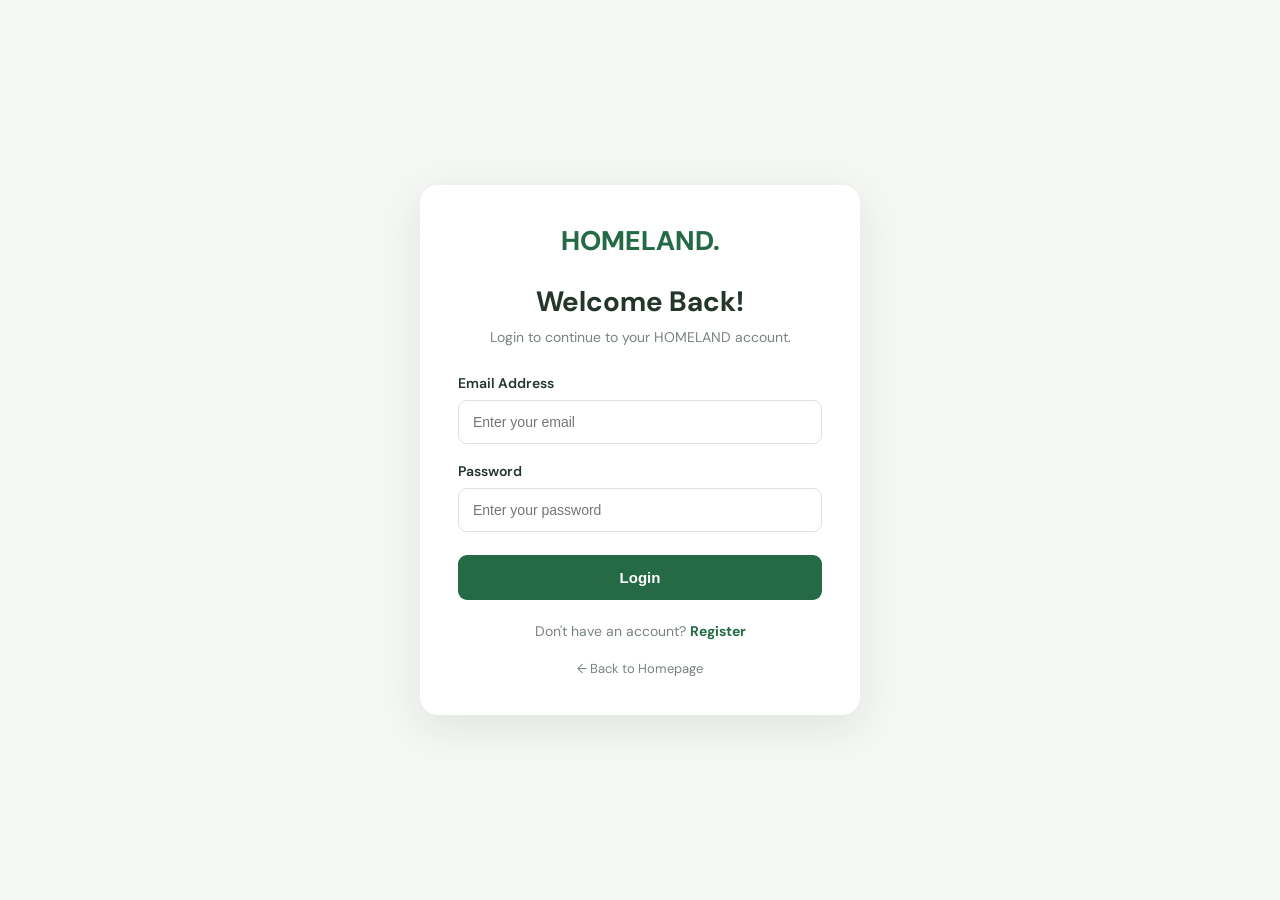
<file: add-property.html>
<!DOCTYPE html>
<html lang="en">
<head>
    <meta charset="UTF-8">
    <meta name="viewport" content="width=device-width, initial-scale=1.0">
    <title>Add Property | HOMELAND</title>
    <link rel="stylesheet" href="auth.css">

    <style>
        .property-form-card {
            max-width: 650px;
        }

        .form-grid {
            display: grid;
            grid-template-columns: 1fr 1fr;
            gap: 16px;
        }

        .form-grid .form-group {
            margin-bottom: 4px;
        }

        @media(max-width: 550px) {
            .form-grid {
                grid-template-columns: 1fr;
            }
        }
    </style>
</head>

<body>
<main class="auth-page">
    <div class="auth-card property-form-card">

        <a href="user-dashboard.html" class="auth-logo">HOMELAND.</a>

        <h1>Add New Property</h1>
        <p class="auth-subtitle">Enter your property information below.</p>

        <form id="propertyForm">

            <div class="form-group">
                <label for="propertyName">Property Name</label>
                <input type="text" id="propertyName"
                    placeholder="Example: Luxury Family Villa" required>
            </div>

            <div class="form-group">
                <label for="location">Location</label>
                <input type="text" id="location"
                    placeholder="Example: Hyderabad" required>
            </div>

            <div class="form-grid">
                <div class="form-group">
                    <label for="price">Price (₹)</label>
                    <input type="number" id="price" min="1"
                        placeholder="8500000" required>
                </div>

                <div class="form-group">
                    <label for="purpose">Purpose</label>
                    <select id="purpose" required>
                        <option value="">Select purpose</option>
                        <option value="Buy">Buy</option>
                        <option value="Rent">Rent</option>
                    </select>
                </div>

                <div class="form-group">
                    <label for="type">Property Type</label>
                    <select id="type" required>
                        <option value="">Select type</option>
                        <option value="House">House</option>
                        <option value="Apartment">Apartment</option>
                        <option value="Villa">Villa</option>
                    </select>
                </div>

                <div class="form-group">
                    <label for="bedrooms">Bedrooms</label>
                    <input type="number" id="bedrooms"
                        min="0" placeholder="3" required>
                </div>

                <div class="form-group">
                    <label for="bathrooms">Bathrooms</label>
                    <input type="number" id="bathrooms"
                        min="0" placeholder="2" required>
                </div>

                <div class="form-group">
                    <label for="area">Area (sq.ft.)</label>
                    <input type="number" id="area"
                        min="1" placeholder="2400" required>
                </div>
            </div>

            <div class="form-group">
                <label for="image">Property Image URL</label>
                <input type="url" id="image"
                    placeholder="https://example.com/image.jpg" required>
            </div>

            <button type="submit" class="auth-button">
                Add Property
            </button>

            <p id="propertyMessage" class="auth-message"></p>

        </form>

        <a href="user-dashboard.html" class="back-home">
            ← Back to Dashboard
        </a>

    </div>
</main>

<script src="property-form.js"></script>
</body>
</html>
</file>
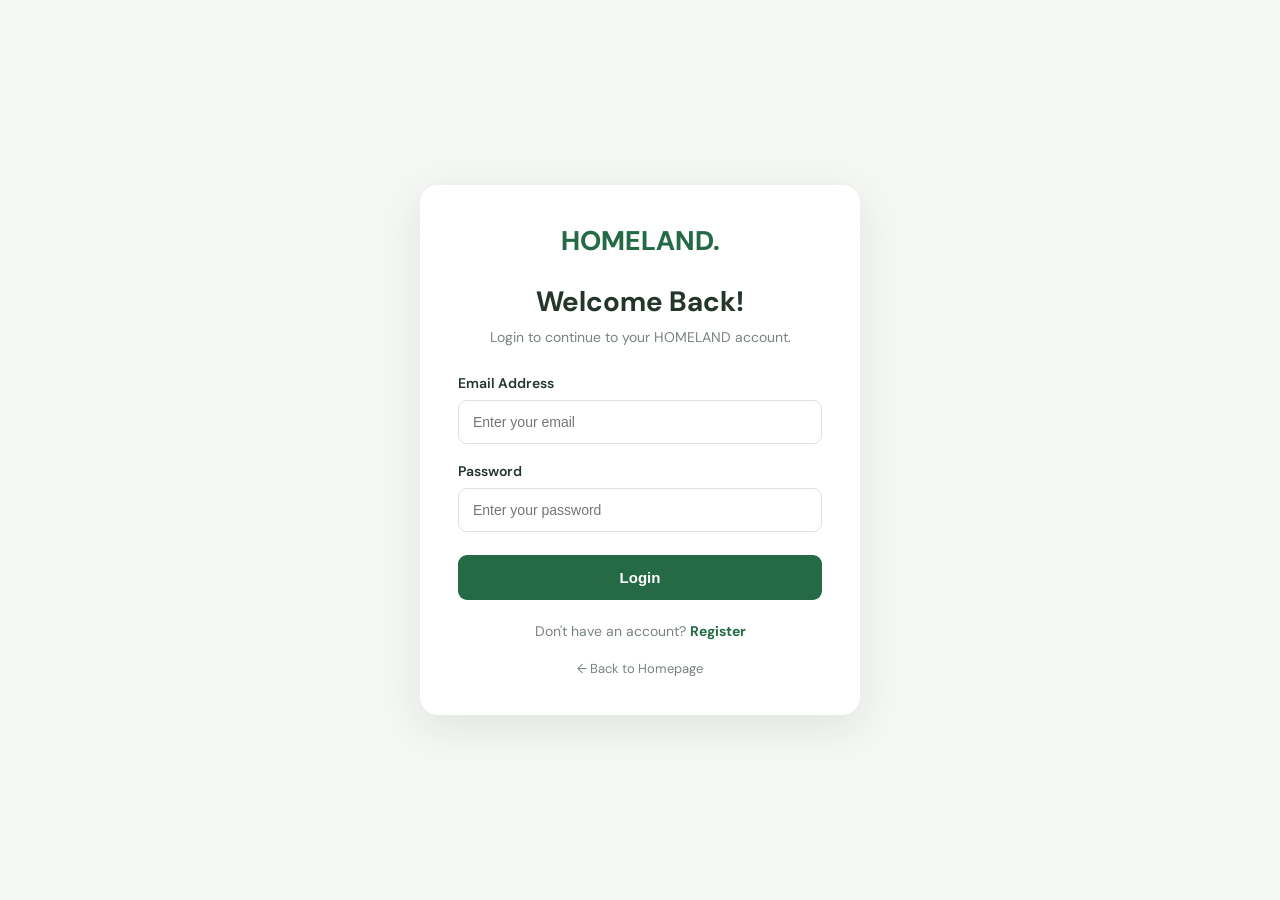
<file: admin-dashboard.html>
<!DOCTYPE html>
<html lang="en">
<head>
    <meta charset="UTF-8">
    <meta name="viewport" content="width=device-width, initial-scale=1.0">

    <title>Admin Dashboard | HOMELAND</title>

    <link rel="stylesheet" href="auth.css">

    <link rel="preconnect" href="https://fonts.googleapis.com">
    <link rel="preconnect" href="https://fonts.gstatic.com" crossorigin>
    <link href="https://fonts.googleapis.com/css2?family=DM+Sans:wght@400;500;600;700;800&display=swap" rel="stylesheet">

    <style>
        body {
            background: #f4f7f3;
        }

        .admin-header {
            background: white;
            padding: 18px 6%;
            display: flex;
            justify-content: space-between;
            align-items: center;
            box-shadow: 0 2px 10px rgba(0,0,0,0.05);
            flex-wrap: wrap;
            gap: 12px;
        }

        .admin-logo {
            color: #246b45;
            font-size: 25px;
            font-weight: 800;
            text-decoration: none;
        }

        .admin-label {
            color: #246b45;
            background: #e8f4ec;
            padding: 7px 12px;
            border-radius: 20px;
            font-size: 12px;
            font-weight: 700;
            margin-left: 10px;
        }

        .header-actions {
            display: flex;
            align-items: center;
            gap: 12px;
        }

        .home-btn {
            background: white;
            color: #246b45;
            border: 1px solid #246b45;
            padding: 11px 18px;
            border-radius: 8px;
            text-decoration: none;
            font-weight: 600;
        }

        .home-btn:hover {
            background: #edf5ef;
        }

        .logout-btn {
            background: #246b45;
            color: white;
            border: none;
            padding: 11px 20px;
            border-radius: 8px;
            cursor: pointer;
        }

        .admin-container {
            max-width: 1150px;
            margin: 40px auto;
            padding: 0 20px;
        }

        .welcome-section {
            margin-bottom: 30px;
        }

        .welcome-section h1 {
            font-size: 30px;
            margin-bottom: 8px;
        }

        .welcome-section p {
            color: #78847c;
        }

        .stats-grid {
            display: grid;
            grid-template-columns: repeat(auto-fit, minmax(200px, 1fr));
            gap: 20px;
            margin-bottom: 35px;
        }

        .stat-card {
            background: white;
            padding: 25px;
            border-radius: 14px;
            box-shadow: 0 5px 20px rgba(0,0,0,0.04);
        }

        .stat-card p {
            color: #78847c;
            font-size: 14px;
            margin-bottom: 12px;
        }

        .stat-card h2 {
            color: #246b45;
            font-size: 30px;
        }

        .admin-section {
            background: white;
            padding: 25px;
            border-radius: 14px;
            margin-bottom: 25px;
            overflow-x: auto;
        }

        .admin-section h2 {
            margin-bottom: 20px;
            font-size: 21px;
        }

        table {
            width: 100%;
            border-collapse: collapse;
            min-width: 500px;
        }

        th, td {
            padding: 14px;
            border-bottom: 1px solid #edf0ed;
            text-align: left;
            font-size: 14px;
        }

        th {
            color: #246b45;
            background: #f4f7f3;
        }

        .empty-message {
            color: #78847c;
            padding: 15px 0;
        }

        .my-property-card {
            background: #f8faf8;
            border: 1px solid #e2e9e3;
            border-radius: 12px;
            padding: 20px;
            margin-bottom: 15px;
        }

        .my-property-card h3 {
            color: #246b45;
            margin-bottom: 12px;
        }

        .my-property-card p {
            color: #66736a;
            margin: 8px 0;
            font-size: 14px;
        }

        @media (max-width: 500px) {
            .admin-header {
                padding: 16px 20px;
            }

            .welcome-section h1 {
                font-size: 24px;
            }

            .header-actions {
                gap: 8px;
            }

            .home-btn,
            .logout-btn {
                padding: 10px 12px;
                font-size: 13px;
            }
        }

#adminProperties {
    display: grid;
    grid-template-columns: repeat(auto-fit, minmax(250px, 1fr));
    gap: 18px;
}

#adminProperties .my-property-card {
    background: #f8faf8;
    border: 1px solid #e2e9e3;
    border-radius: 12px;
    padding: 20px;
}

#adminProperties .my-property-card h3 {
    color: #246b45;
    margin-bottom: 12px;
}

#adminProperties .my-property-card p {
    color: #66736a;
    margin: 8px 0;
    font-size: 14px;
}

    </style>
</head>

<body>

    <header class="admin-header">

        <div>
            <a href="index.html" class="admin-logo">HOMELAND.</a>
            <span class="admin-label">ADMIN</span>
        </div>

        <div class="header-actions">

            <a href="index.html" class="home-btn">
                ← Back to Home
            </a>

            <button class="logout-btn" id="logoutBtn">
                Logout
            </button>

        </div>

    </header>

    <main class="admin-container">

        <section class="welcome-section">
            <h1>Welcome, <span id="adminName">Admin</span>!</h1>
            <p>Manage users and monitor your real estate platform.</p>
        </section>

        <section class="stats-grid">

            <div class="stat-card">
                <p>Total Registered Users</p>
                <h2 id="totalUsers">0</h2>
            </div>

            <div class="stat-card">
                <p>Total Properties</p>
                <h2 id="totalProperties">0</h2>
            </div>

            <div class="stat-card">
                <p>Admin Accounts</p>
                <h2 id="totalAdmins">0</h2>
            </div>

        </section>

        <section class="admin-section">

            <h2>Registered Users</h2>

            <table>
                <thead>
                    <tr>
                        <th>Name</th>
                        <th>Email</th>
                        <th>Phone</th>
                        <th>Role</th>
                    </tr>
                </thead>

                <tbody id="usersTable"></tbody>

            </table>

        </section>

<section class="admin-section">

    <h2>Property Management</h2>

    <div id="adminProperties">
        Loading properties...
    </div>

</section>


        


    </main>

    <script src="admin-dashboard.js"></script>

</body>
</html>
</file>
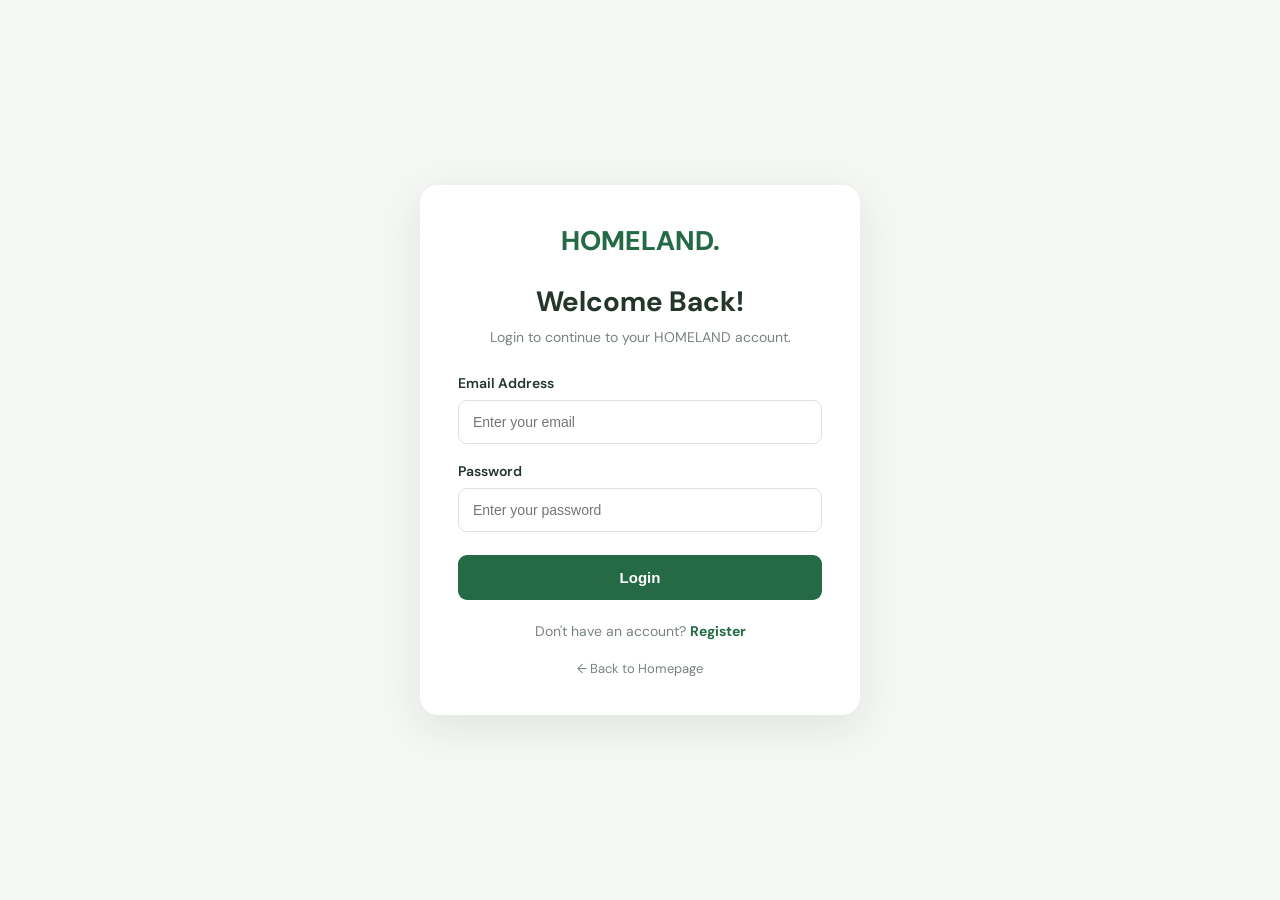
<file: login.html>
<!DOCTYPE html>
<html lang="en">
<head>
    <meta charset="UTF-8">
    <meta name="viewport" content="width=device-width, initial-scale=1.0">

    <title>Login | HOMELAND</title>

    <link rel="stylesheet" href="auth.css">

    <link rel="preconnect" href="https://fonts.googleapis.com">
    <link rel="preconnect" href="https://fonts.gstatic.com" crossorigin>
    <link href="https://fonts.googleapis.com/css2?family=DM+Sans:wght@400;500;600;700;800&display=swap" rel="stylesheet">
</head>

<body>

    <main class="auth-page">

        <div class="auth-card">

            <a href="index.html" class="auth-logo">HOMELAND.</a>

            <h1>Welcome Back!</h1>

            <p class="auth-subtitle">
                Login to continue to your HOMELAND account.
            </p>

            <form id="loginForm">

                <div class="form-group">
                    <label for="loginEmail">Email Address</label>
                    <input
                        type="email"
                        id="loginEmail"
                        placeholder="Enter your email"
                        required
                    >
                </div>

                <div class="form-group">
                    <label for="loginPassword">Password</label>
                    <input
                        type="password"
                        id="loginPassword"
                        placeholder="Enter your password"
                        required
                    >
                </div>

                <button type="submit" class="auth-button">
                    Login
                </button>

                <p id="loginMessage" class="auth-message"></p>

            </form>

            <p class="auth-switch">
                Don't have an account?
                <a href="register.html">Register</a>
            </p>

            <a href="index.html" class="back-home">
                ← Back to Homepage
            </a>

        </div>

    </main>

    <script src="auth.js"></script>

</body>
</html>
</file>
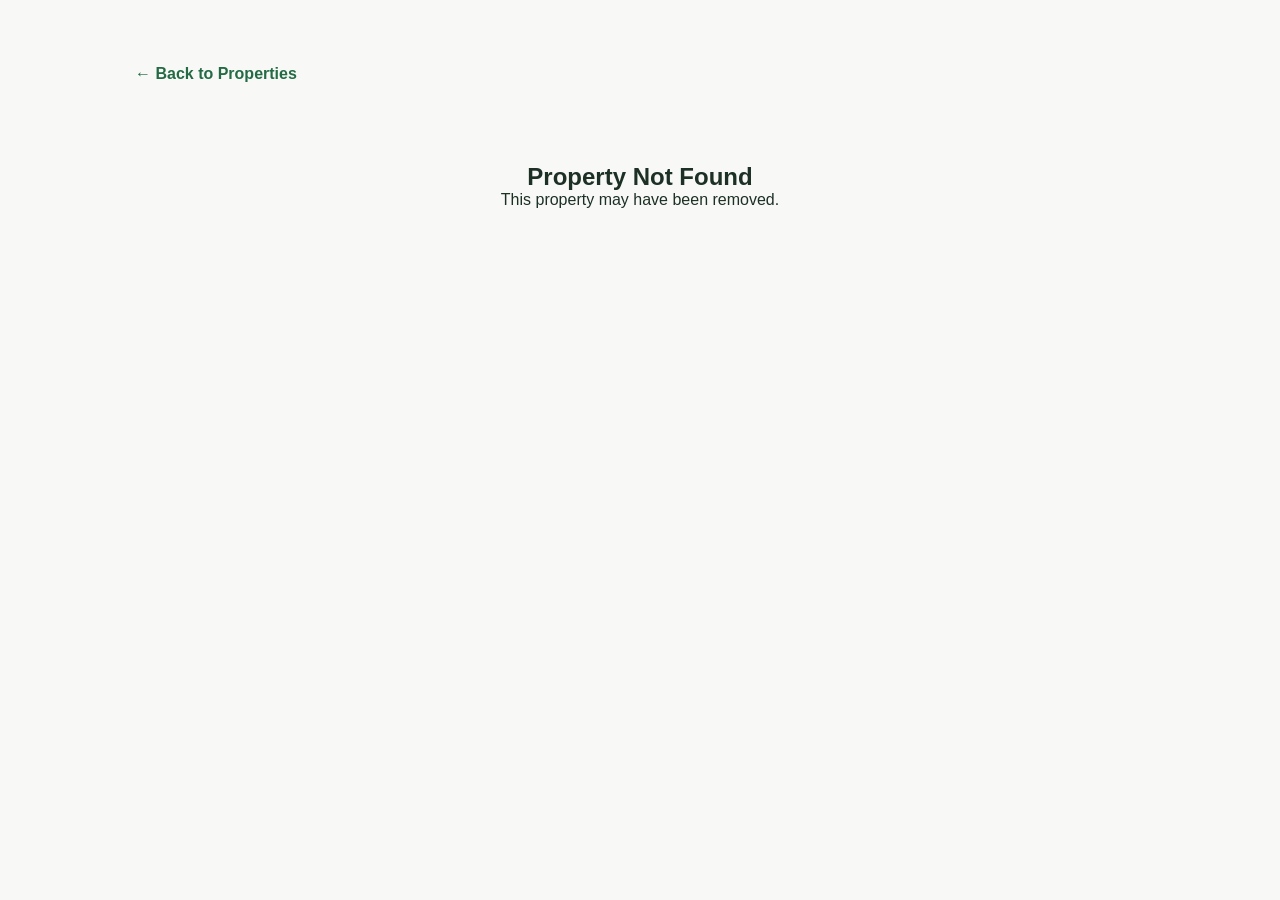
<file: property-details.html>
<!DOCTYPE html>
<html lang="en">
<head>
    <meta charset="UTF-8">
    <meta name="viewport" content="width=device-width, initial-scale=1.0">

    <title>Property Details | HOMELAND</title>

    <link rel="stylesheet" href="style.css">

    <style>
        .details-container {
            max-width: 1050px;
            margin: 45px auto;
            padding: 20px;
        }

        .details-image {
            width: 100%;
            height: 420px;
            object-fit: cover;
            border-radius: 15px;
        }

        .details-content {
            background: white;
            padding: 30px;
            border-radius: 15px;
            margin-top: 20px;
            box-shadow: 0 5px 20px rgba(0,0,0,0.05);
        }

        .details-content h1 {
            color: #246b45;
            margin-bottom: 12px;
        }

        .details-price {
            font-size: 26px;
            font-weight: 800;
            margin: 18px 0;
        }

        .details-grid {
            display: grid;
            grid-template-columns: repeat(auto-fit, minmax(150px, 1fr));
            gap: 15px;
            margin: 25px 0;
        }

        .detail-item {
            background: #f4f7f3;
            padding: 18px;
            border-radius: 10px;
        }

        .detail-item p {
            color: #78847c;
            font-size: 13px;
            margin-bottom: 8px;
        }

        .detail-item h3 {
            color: #246b45;
        }

        .back-link {
            display: inline-block;
            margin-bottom: 20px;
            color: #246b45;
            text-decoration: none;
            font-weight: 600;
        }

        .not-found {
            text-align: center;
            padding: 60px 20px;
        }

        @media(max-width: 600px) {
            .details-image {
                height: 250px;
            }

            .details-content {
                padding: 20px;
            }
        }
    </style>
</head>

<body>

    <main class="details-container">

        <a href="index.html" class="back-link">
            ← Back to Properties
        </a>

        <div id="propertyDetails">
            Loading property details...
        </div>

    </main>

    <script src="property-details.js"></script>

</body>
</html>
</file>
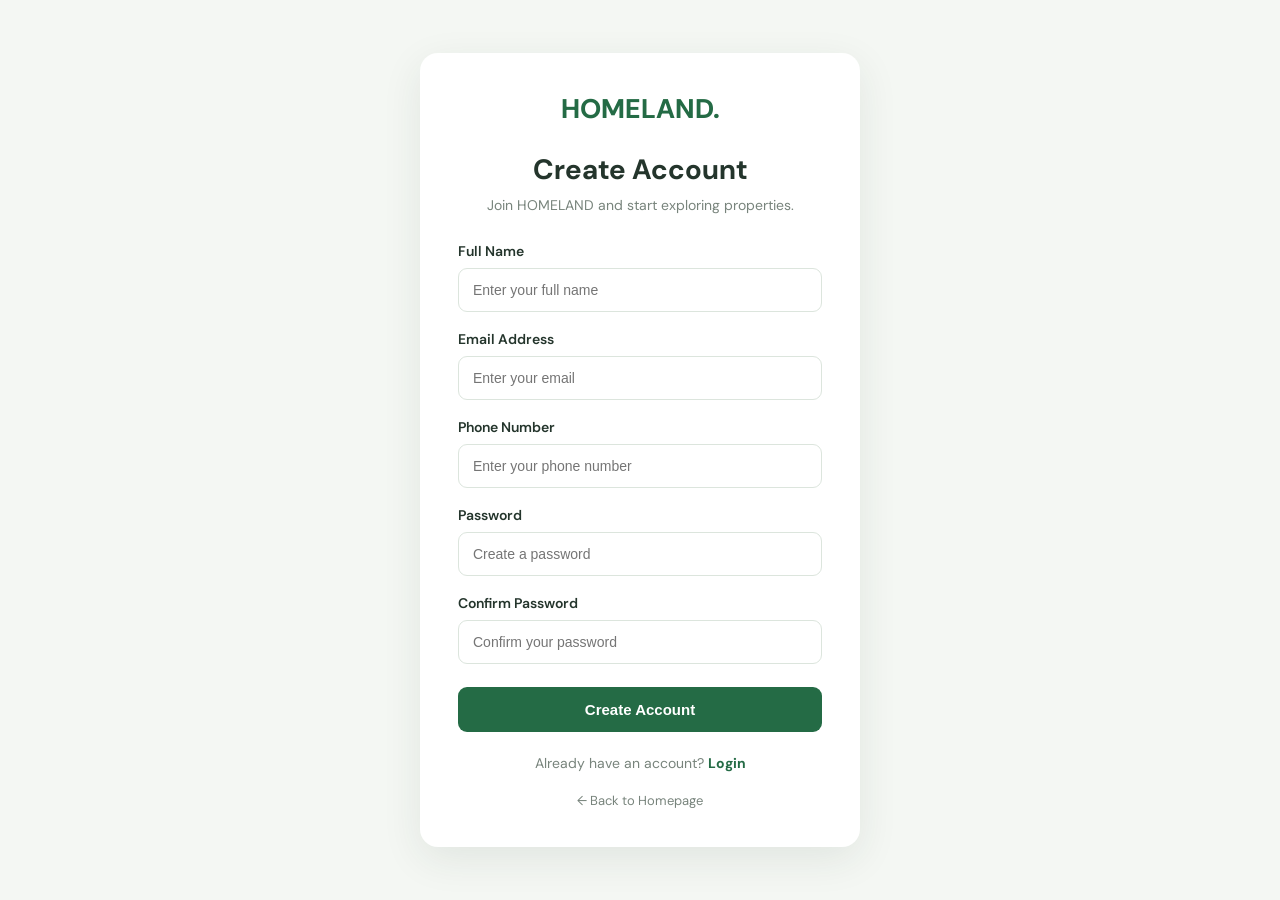
<file: register.html>
<!DOCTYPE html>
<html lang="en">
<head>
    <meta charset="UTF-8">
    <meta name="viewport" content="width=device-width, initial-scale=1.0">

    <title>Register | HOMELAND</title>

    <link rel="stylesheet" href="auth.css">

    <link rel="preconnect" href="https://fonts.googleapis.com">
    <link rel="preconnect" href="https://fonts.gstatic.com" crossorigin>
    <link href="https://fonts.googleapis.com/css2?family=DM+Sans:wght@400;500;600;700;800&display=swap" rel="stylesheet">
</head>

<body>

    <main class="auth-page">

        <div class="auth-card">

            <a href="index.html" class="auth-logo">HOMELAND.</a>

            <h1>Create Account</h1>

            <p class="auth-subtitle">
                Join HOMELAND and start exploring properties.
            </p>

            <form id="registerForm">

                <div class="form-group">
                    <label for="fullName">Full Name</label>
                    <input
                        type="text"
                        id="fullName"
                        placeholder="Enter your full name"
                        required
                    >
                </div>

                <div class="form-group">
                    <label for="email">Email Address</label>
                    <input
                        type="email"
                        id="email"
                        placeholder="Enter your email"
                        required
                    >
                </div>

                <div class="form-group">
                    <label for="phone">Phone Number</label>
                    <input
                        type="tel"
                        id="phone"
                        placeholder="Enter your phone number"
                        pattern="[0-9]{10}"
                        maxlength="10"
                        required
                    >
                </div>

                <div class="form-group">
                    <label for="password">Password</label>
                    <input
                        type="password"
                        id="password"
                        placeholder="Create a password"
                        minlength="6"
                        required
                    >
                </div>

                <div class="form-group">
                    <label for="confirmPassword">Confirm Password</label>
                    <input
                        type="password"
                        id="confirmPassword"
                        placeholder="Confirm your password"
                        minlength="6"
                        required
                    >
                </div>

                <button type="submit" class="auth-button">
                    Create Account
                </button>

                <p id="registerMessage" class="auth-message"></p>

            </form>

            <p class="auth-switch">
                Already have an account?
                <a href="login.html">Login</a>
            </p>

            <a href="index.html" class="back-home">
                ← Back to Homepage
            </a>

        </div>

    </main>

    <script src="auth.js"></script>

</body>
</html>
</file>
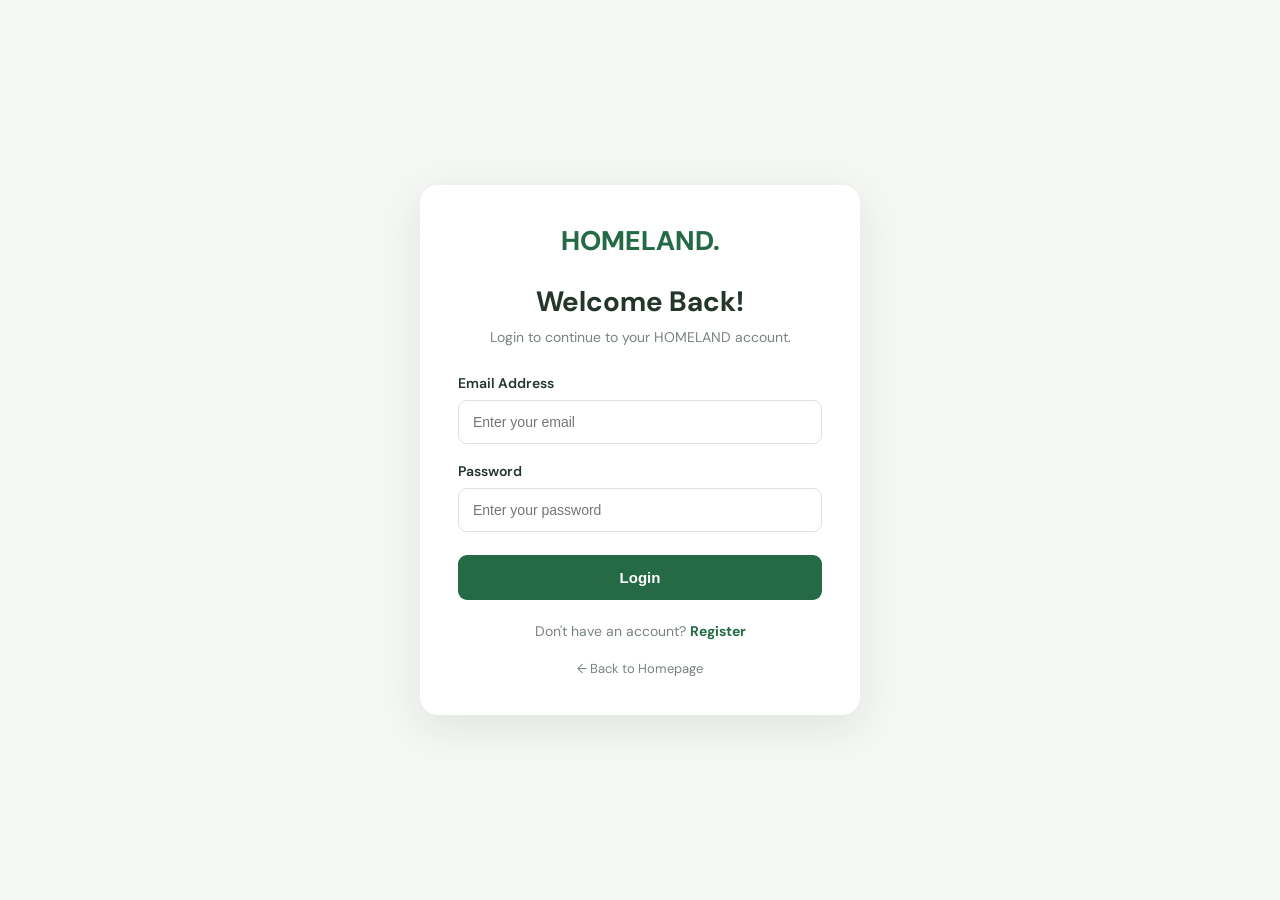
<file: user-dashboard.html>
<!DOCTYPE html>
<html lang="en">
<head>
    <meta charset="UTF-8">
    <meta name="viewport" content="width=device-width, initial-scale=1.0">

    <title>User Dashboard | HOMELAND</title>

    <link rel="stylesheet" href="auth.css">
    <link rel="preconnect" href="https://fonts.googleapis.com">
    <link rel="preconnect" href="https://fonts.gstatic.com" crossorigin>
    <link href="https://fonts.googleapis.com/css2?family=DM+Sans:wght@400;500;600;700;800&display=swap" rel="stylesheet">

    <style>
        body {
            background: #f4f7f3;
        }

        .dashboard-header {
            background: white;
            padding: 18px 6%;
            display: flex;
            justify-content: space-between;
            align-items: center;
            box-shadow: 0 2px 10px rgba(0,0,0,0.05);
            flex-wrap: wrap;
            gap: 12px;
        }

        .dashboard-logo {
            color: #246b45;
            font-size: 25px;
            font-weight: 800;
            text-decoration: none;
        }

        .header-actions {
            display: flex;
            align-items: center;
            gap: 12px;
        }

        .home-btn {
            background: white;
            color: #246b45;
            border: 1px solid #246b45;
            padding: 11px 18px;
            border-radius: 8px;
            text-decoration: none;
            font-weight: 600;
        }

        .home-btn:hover {
            background: #edf5ef;
        }

        .logout-btn {
            background: #246b45;
            color: white;
            border: none;
            padding: 11px 20px;
            border-radius: 8px;
            cursor: pointer;
        }

        .dashboard-container {
            max-width: 1100px;
            margin: 40px auto;
            padding: 0 20px;
        }

        .welcome-section {
            margin-bottom: 30px;
        }

        .welcome-section h1 {
            font-size: 30px;
            margin-bottom: 8px;
        }

        .welcome-section p {
            color: #78847c;
        }

        .dashboard-grid {
            display: grid;
            grid-template-columns: repeat(auto-fit, minmax(220px, 1fr));
            gap: 20px;
            margin-bottom: 30px;
        }

        .dashboard-box {
            background: white;
            padding: 25px;
            border-radius: 14px;
            box-shadow: 0 5px 20px rgba(0,0,0,0.04);
        }

        .dashboard-box h3 {
            color: #78847c;
            font-size: 14px;
            margin-bottom: 12px;
        }

        .dashboard-box h2 {
            font-size: 28px;
            color: #246b45;
        }

        .section-heading {
            display: flex;
            justify-content: space-between;
            align-items: center;
            gap: 12px;
            margin-bottom: 20px;
        }

        .add-btn {
            background: #246b45;
            color: white;
            text-decoration: none;
            padding: 12px 18px;
            border-radius: 8px;
            font-size: 14px;
        }

        .property-area {
            background: white;
            padding: 25px;
            border-radius: 14px;
            min-height: 150px;
            color: #78847c;
        }

        .edit-btn,
        .delete-btn {
            padding: 10px 16px;
            border: none;
            border-radius: 7px;
            cursor: pointer;
            margin: 12px 8px 0 0;
            font-weight: 600;
        }

        .edit-btn {
            background: #246b45;
            color: white;
        }

        .delete-btn {
            background: #ffe8e8;
            color: #c0392b;
        }

        .edit-btn:hover {
            background: #195536;
        }

        .delete-btn:hover {
            background: #ffd5d5;
        }

        @media (max-width: 500px) {
            .dashboard-header {
                padding: 16px 20px;
            }

            .welcome-section h1 {
                font-size: 24px;
            }

            .section-heading {
                align-items: flex-start;
                flex-direction: column;
            }

            .header-actions {
                gap: 8px;
            }

            .home-btn,
            .logout-btn {
                padding: 10px 12px;
                font-size: 13px;
            }
        }
    </style>
</head>

<body>

    <header class="dashboard-header">

        <a href="index.html" class="dashboard-logo">
            HOMELAND.
        </a>

        <div class="header-actions">

            <a href="index.html" class="home-btn">
                ← Back to Home
            </a>

            <button class="logout-btn" id="logoutBtn">
                Logout
            </button>

        </div>

    </header>

    <main class="dashboard-container">

        <section class="welcome-section">
            <h1>Welcome, <span id="userName">User</span>!</h1>
            <p>Manage your real estate activities from one place.</p>
            <p id="userEmail"></p>
        </section>

        <section class="dashboard-grid">

            <div class="dashboard-box">
                <h3>My Properties</h3>
                <h2 id="totalProperties">0</h2>
            </div>

            <div class="dashboard-box">
                <h3>Active Listings</h3>
                <h2 id="activeProperties">0</h2>
            </div>

            <div class="dashboard-box">
                <h3>Pending Listings</h3>
                <h2 id="pendingProperties">0</h2>
            </div>

        </section>

        <section>

            <div class="section-heading">

                <h2>My Properties</h2>

                <a href="add-property.html" class="add-btn">
                    + Add Property
                </a>

            </div>

            <div class="property-area" id="myProperties">
                Your property listings will appear here.
            </div>

        </section>

    </main>

    <script src="dashboard.js"></script>

</body>
</html>
</file>
<file: auth.css>
* {
    margin: 0;
    padding: 0;
    box-sizing: border-box;
}

body {
    font-family: "DM Sans", sans-serif;
    background: #f4f7f3;
    color: #24352c;
}

.auth-page {
    min-height: 100vh;
    display: flex;
    align-items: center;
    justify-content: center;
    padding: 30px 16px;
}

.auth-card {
    width: 100%;
    max-width: 440px;
    background: #ffffff;
    padding: 38px;
    border-radius: 18px;
    box-shadow: 0 12px 40px rgba(30, 60, 40, 0.09);
}

.auth-logo {
    display: block;
    text-align: center;
    color: #246b45;
    font-size: 27px;
    font-weight: 800;
    text-decoration: none;
    margin-bottom: 25px;
}

.auth-card h1 {
    font-size: 28px;
    text-align: center;
    margin-bottom: 8px;
}

.auth-subtitle {
    text-align: center;
    color: #78847c;
    font-size: 14px;
    margin-bottom: 28px;
}

.form-group {
    margin-bottom: 18px;
}

.form-group label {
    display: block;
    font-size: 14px;
    font-weight: 600;
    margin-bottom: 8px;
}

.form-group input,
.form-group select {
    width: 100%;
    padding: 13px 14px;
    border: 1px solid #dce5dd;
    border-radius: 9px;
    outline: none;
    font-size: 14px;
    background: #fff;
}

.form-group input:focus,
.form-group select:focus {
    border-color: #28784c;
    box-shadow: 0 0 0 3px rgba(40, 120, 76, 0.1);
}

.auth-button {
    width: 100%;
    padding: 14px;
    border: none;
    border-radius: 9px;
    background: #246b45;
    color: white;
    font-size: 15px;
    font-weight: 700;
    cursor: pointer;
    margin-top: 5px;
}

.auth-button:hover {
    background: #195536;
}

.auth-message {
    margin-top: 15px;
    text-align: center;
    font-size: 14px;
    color: #c0392b;
}

.auth-switch {
    text-align: center;
    margin-top: 22px;
    font-size: 14px;
    color: #78847c;
}

.auth-switch a {
    color: #246b45;
    font-weight: 700;
    text-decoration: none;
}

.back-home {
    display: block;
    text-align: center;
    margin-top: 20px;
    color: #78847c;
    text-decoration: none;
    font-size: 13px;
}

@media (max-width: 480px) {
    .auth-card {
        padding: 28px 22px;
    }
}
</file>
<file: style.css>
/* GENERAL STYLING */
* {
    margin: 0;
    padding: 0;
    box-sizing: border-box;
}

html {
    scroll-behavior: smooth;
}

body {
    font-family: 'DM Sans', sans-serif;
    background: #f8f9f6;
    color: #1d3026;
}

a {
    text-decoration: none;
    color: inherit;
}


/* NAVBAR */
.navbar {
    display: flex;
    align-items: center;
    justify-content: space-between;
    padding: 22px 8%;
    background: white;
}

.logo {
    font-size: 25px;
    font-weight: 800;
    letter-spacing: -1px;
}

.logo span {
    color: #6c9c73;
}

.nav-links {
    display: flex;
    gap: 30px;
}

.nav-links a {
    font-size: 14px;
    color: #526157;
}

.nav-links a:hover {
    color: #4d8057;
}

.nav-actions {
    display: flex;
    align-items: center;
    gap: 20px;
}

.login-btn {
    font-weight: 600;
}

.post-btn,
.explore-btn,
.search-btn {
    background: #315d43;
    color: white;
    padding: 13px 22px;
    border-radius: 6px;
    font-weight: 600;
    border: none;
    cursor: pointer;
}

.menu-btn {
    display: none;
    border: none;
    background: none;
    font-size: 26px;
    cursor: pointer;
}


/* HERO SECTION */
.hero {
    display: grid;
    grid-template-columns: 1fr 1fr;
    align-items: center;
    gap: 50px;
    padding: 65px 8%;
    background: #edf2eb;
}

.hero-content {
    max-width: 540px;
}

.tagline,
.small-heading {
    color: #54815d;
    font-size: 12px;
    font-weight: 800;
    letter-spacing: 2px;
}

.hero h1 {
    font-size: clamp(38px, 5vw, 62px);
    line-height: 1.12;
    margin: 20px 0;
    letter-spacing: -2px;
}

.hero h1 span {
    color: #568760;
}

.hero p {
    color: #657269;
    line-height: 1.8;
    margin-bottom: 30px;
}

.explore-btn {
    display: inline-block;
}

.hero-image img {
    width: 100%;
    height: 390px;
    object-fit: cover;
    border-radius: 12px;
}


/* SEARCH SECTION */
.search-section {
    padding: 55px 8%;
    background: white;
}

.search-heading {
    margin-bottom: 25px;
}

.search-heading h2,
.section-heading h2 {
    font-size: 30px;
    margin-bottom: 8px;
}

.search-heading p,
.section-heading p {
    color: #778078;
}

.search-box {
    display: grid;
    grid-template-columns: 1.5fr 1fr 1fr auto;
    align-items: end;
    gap: 15px;
    padding: 24px;
    border: 1px solid #e6eae5;
    border-radius: 10px;
}

.search-field {
    display: flex;
    flex-direction: column;
    gap: 10px;
}

.search-field label {
    font-size: 13px;
    font-weight: 700;
}

.search-field input,
.search-field select {
    width: 100%;
    padding: 13px;
    border: 1px solid #dce2dc;
    border-radius: 5px;
    outline: none;
    background: white;
    font-family: inherit;
}

.search-field input:focus,
.search-field select:focus {
    border-color: #54815d;
}

.search-btn {
    min-height: 44px;
}

.search-btn:hover,
.post-btn:hover,
.explore-btn:hover {
    background: #234832;
}


/* PROPERTY SECTION */
.properties-section {
    padding: 65px 8%;
}

.section-heading {
    margin-bottom: 25px;
}

.property-grid {
    display: grid;
    grid-template-columns: repeat(3, 1fr);
    gap: 25px;
}

.property-card {
    background: white;
    border-radius: 10px;
    overflow: hidden;
    border: 1px solid #e9ece8;
    transition: transform 0.3s, box-shadow 0.3s;
}

.property-card:hover {
    transform: translateY(-6px);
    box-shadow: 0 12px 30px rgba(0,0,0,0.08);
}

.property-card img {
    width: 100%;
    height: 220px;
    object-fit: cover;
}

.property-info {
    padding: 20px;
}

.property-type {
    display: inline-block;
    color: #54815d;
    background: #edf4ed;
    padding: 6px 10px;
    border-radius: 4px;
    font-size: 11px;
    font-weight: 700;
}

.property-info h3 {
    margin: 12px 0 7px;
    font-size: 19px;
}

.property-location {
    color: #7a827b;
    font-size: 13px;
}

.property-price {
    color: #315d43;
    font-size: 20px;
    font-weight: 800;
    margin: 15px 0;
}

.property-meta {
    display: flex;
    justify-content: space-between;
    border-top: 1px solid #edf0ec;
    padding-top: 15px;
    font-size: 12px;
    color: #657269;
}

.details-btn {
    display: block;
    text-align: center;
    padding: 11px;
    margin-top: 18px;
    background: #315d43;
    color: white;
    border-radius: 5px;
    font-weight: 600;
}

.result-message {
    color: #54815d;
    margin-bottom: 15px;
    font-size: 14px;
}


/* ABOUT SECTION */
.about-section {
    display: flex;
    justify-content: space-between;
    gap: 50px;
    padding: 65px 8%;
    background: #edf2eb;
}

.about-section h2 {
    font-size: 32px;
    margin-top: 12px;
}

.about-section p {
    max-width: 450px;
    color: #657269;
    line-height: 1.8;
}


/* FOOTER */
.footer {
    background: #142d25;
    color: white;
    padding: 40px 8%;
    display: flex;
    justify-content: space-between;
    align-items: center;
    gap: 20px;
}

.footer p {
    color: #c2cec4;
    font-size: 13px;
    margin-top: 10px;
}

.footer-logo {
    color: white;
}


/* RESPONSIVE DESIGN */
@media (max-width: 900px) {
    .property-grid {
        grid-template-columns: repeat(2, 1fr);
    }

    .search-box {
        grid-template-columns: repeat(2, 1fr);
    }

    .search-btn {
        grid-column: span 2;
    }
}

@media (max-width: 650px) {
    .navbar {
        flex-wrap: wrap;
        padding: 18px 5%;
    }

    .menu-btn {
        display: block;
    }

    .nav-links {
        display: none;
        width: 100%;
        flex-direction: column;
        gap: 18px;
        padding: 20px 0;
    }

    .nav-links.active {
        display: flex;
    }

    .nav-actions {
        display: none;
    }

    .hero {
        grid-template-columns: 1fr;
        padding: 45px 5%;
    }

    .hero-image img {
        height: 270px;
    }

    .search-section,
    .properties-section {
        padding: 45px 5%;
    }

    .search-box {
        grid-template-columns: 1fr;
    }

    .search-btn {
        grid-column: auto;
    }

    .property-grid {
        grid-template-columns: 1fr;
    }

    .about-section,
    .footer {
        flex-direction: column;
        align-items: flex-start;
        padding: 40px 5%;
    }
}
</file>
